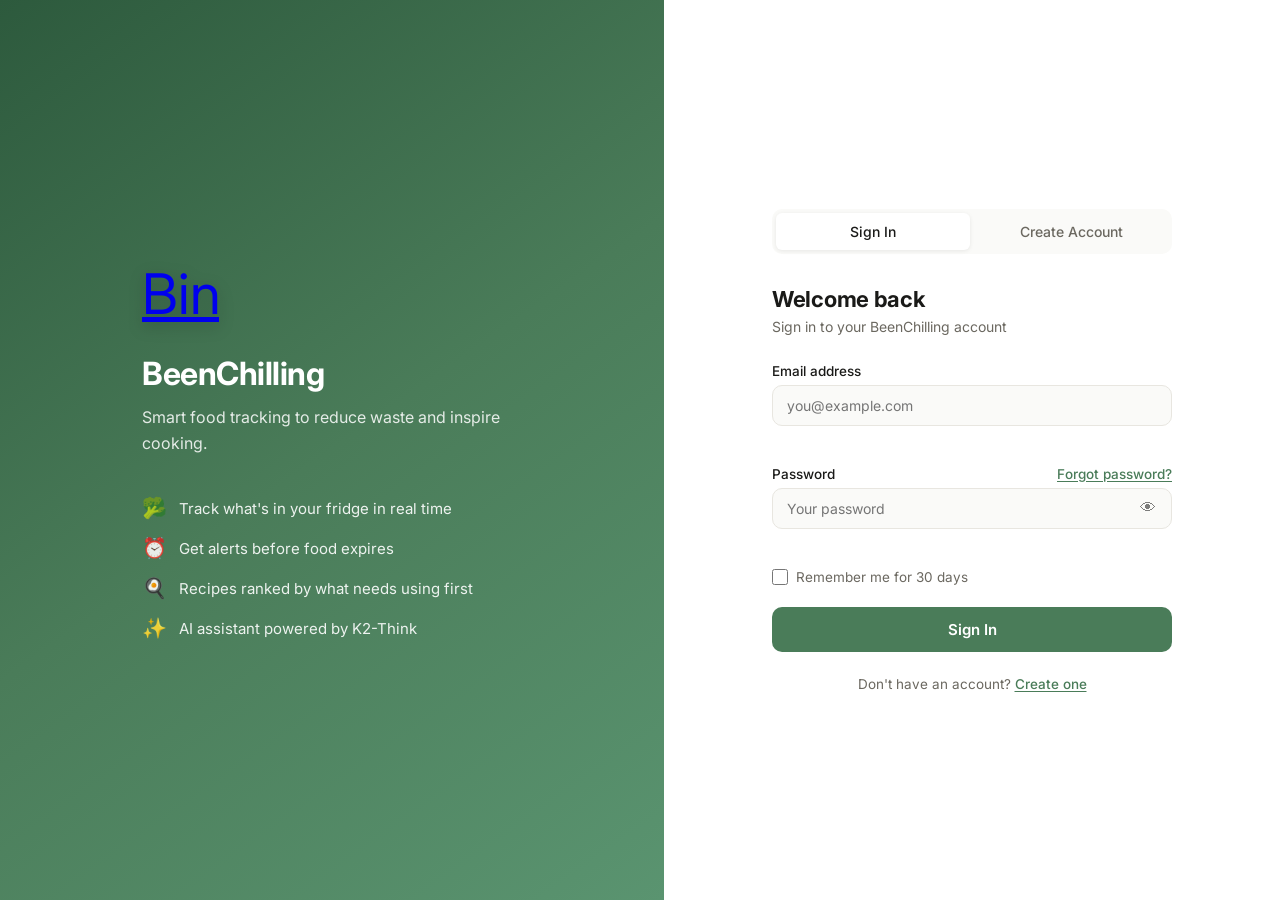
<file: static/login.html>
<!DOCTYPE html>
<html lang="en">
<head>
  <meta charset="UTF-8" />
  <meta name="viewport" content="width=device-width, initial-scale=1.0" />
  <title>BeenChilling — Sign In</title>
  <link rel="preconnect" href="https://fonts.googleapis.com" />
  <link rel="preconnect" href="https://fonts.gstatic.com" crossorigin />
  <link href="https://fonts.googleapis.com/css2?family=Inter:wght@300;400;500;600;700&display=swap" rel="stylesheet" />
  <link rel="stylesheet" href="/static/css/auth.css" />
</head>
<body class="auth-body">

  <div class="auth-container">

    <!-- Left panel — branding -->
    <div class="auth-brand">
      <div class="auth-brand-inner">
        <div class="auth-logo">
          <div class="tenor-gif-embed" data-postid="10067072887923246131" data-share-method="host" data-aspect-ratio="1.07568" data-width="80px" style="width: 80px; height: 74px; overflow: hidden; border-radius: 12px;"><a href="https://tenor.com/view/bingchilling-gif-10067072887923246131">Bing Chilling</a></div>
        </div>
        <h1 class="auth-brand-title">BeenChilling</h1>
        <p class="auth-brand-sub">Smart food tracking to reduce waste and inspire cooking.</p>
        <ul class="auth-features">
          <li><span class="auth-feature-icon">🥦</span> Track what's in your fridge in real time</li>
          <li><span class="auth-feature-icon">⏰</span> Get alerts before food expires</li>
          <li><span class="auth-feature-icon">🍳</span> Recipes ranked by what needs using first</li>
          <li><span class="auth-feature-icon">✨</span> AI assistant powered by K2-Think</li>
        </ul>
      </div>
    </div>

    <!-- Right panel — form -->
    <div class="auth-form-panel">
      <div class="auth-form-inner">

        <!-- Tab switcher -->
        <div class="auth-tabs" role="tablist">
          <button class="auth-tab active" id="tab-login" role="tab" aria-selected="true" aria-controls="panel-login">
            Sign In
          </button>
          <button class="auth-tab" id="tab-signup" role="tab" aria-selected="false" aria-controls="panel-signup">
            Create Account
          </button>
        </div>

        <!-- ── Login Panel ─────────────────────────────── -->
        <div id="panel-login" class="auth-panel active" role="tabpanel">
          <h2 class="auth-form-title">Welcome back</h2>
          <p class="auth-form-sub">Sign in to your BeenChilling account</p>

          <form id="login-form" class="auth-form" novalidate>
            <div class="auth-field">
              <label class="auth-label" for="login-email">Email address</label>
              <input
                type="email"
                id="login-email"
                name="email"
                class="auth-input"
                placeholder="you@example.com"
                autocomplete="email"
                required
              />
              <span class="auth-field-error" id="login-email-error"></span>
            </div>

            <div class="auth-field">
              <div class="auth-label-row">
                <label class="auth-label" for="login-password">Password</label>
                <button type="button" class="auth-link-btn" id="forgot-password-btn">Forgot password?</button>
              </div>
              <div class="auth-input-wrap">
                <input
                  type="password"
                  id="login-password"
                  name="password"
                  class="auth-input"
                  placeholder="Your password"
                  autocomplete="current-password"
                  required
                />
                <button type="button" class="auth-toggle-pw" aria-label="Show password" data-target="login-password">👁</button>
              </div>
              <span class="auth-field-error" id="login-password-error"></span>
            </div>

            <label class="auth-checkbox-row">
              <input type="checkbox" id="remember-me" name="remember_me" />
              <span class="auth-checkbox-label">Remember me for 30 days</span>
            </label>

            <div class="auth-error-banner" id="login-error" role="alert" aria-live="polite"></div>

            <button type="submit" class="auth-btn" id="login-submit">
              <span class="auth-btn-text">Sign In</span>
              <span class="auth-btn-spinner" aria-hidden="true"></span>
            </button>
          </form>

          <p class="auth-switch-text">
            Don't have an account?
            <button type="button" class="auth-link-btn" id="go-signup">Create one</button>
          </p>
        </div>

        <!-- ── Signup Panel ────────────────────────────── -->
        <div id="panel-signup" class="auth-panel" role="tabpanel">
          <h2 class="auth-form-title">Create your account</h2>
          <p class="auth-form-sub">Start tracking your fridge for free</p>

          <form id="signup-form" class="auth-form" novalidate>
            <div class="auth-field">
              <label class="auth-label" for="signup-name">Your name</label>
              <input
                type="text"
                id="signup-name"
                name="display_name"
                class="auth-input"
                placeholder="Alex Smith"
                autocomplete="name"
                required
              />
              <span class="auth-field-error" id="signup-name-error"></span>
            </div>

            <div class="auth-field">
              <label class="auth-label" for="signup-email">Email address</label>
              <input
                type="email"
                id="signup-email"
                name="email"
                class="auth-input"
                placeholder="you@example.com"
                autocomplete="email"
                required
              />
              <span class="auth-field-error" id="signup-email-error"></span>
            </div>

            <div class="auth-field">
              <label class="auth-label" for="signup-password">Password</label>
              <div class="auth-input-wrap">
                <input
                  type="password"
                  id="signup-password"
                  name="password"
                  class="auth-input"
                  placeholder="At least 8 characters"
                  autocomplete="new-password"
                  required
                />
                <button type="button" class="auth-toggle-pw" aria-label="Show password" data-target="signup-password">👁</button>
              </div>
              <div class="auth-password-strength" id="pw-strength" aria-live="polite"></div>
              <span class="auth-field-error" id="signup-password-error"></span>
            </div>

            <div class="auth-field">
              <label class="auth-label" for="signup-confirm">Confirm password</label>
              <div class="auth-input-wrap">
                <input
                  type="password"
                  id="signup-confirm"
                  name="confirm_password"
                  class="auth-input"
                  placeholder="Repeat your password"
                  autocomplete="new-password"
                  required
                />
                <button type="button" class="auth-toggle-pw" aria-label="Show password" data-target="signup-confirm">👁</button>
              </div>
              <span class="auth-field-error" id="signup-confirm-error"></span>
            </div>

            <div class="auth-error-banner" id="signup-error" role="alert" aria-live="polite"></div>

            <button type="submit" class="auth-btn" id="signup-submit">
              <span class="auth-btn-text">Create Account</span>
              <span class="auth-btn-spinner" aria-hidden="true"></span>
            </button>
          </form>

          <p class="auth-switch-text">
            Already have an account?
            <button type="button" class="auth-link-btn" id="go-login">Sign in</button>
          </p>
        </div>

        <!-- ── OTP Verification Panel ─────────────────── -->
        <div id="panel-verify" class="auth-panel" role="tabpanel" style="display:none;">
          <div style="text-align:center; margin-bottom: 28px;">
            <div style="font-size:48px; margin-bottom:12px;">📬</div>
            <h2 class="auth-form-title">Check your email</h2>
            <p class="auth-form-sub" id="verify-sub">We sent a 6-digit code to <strong id="verify-email-display"></strong></p>
          </div>

          <form id="verify-form" class="auth-form" novalidate>
            <div class="auth-field">
              <label class="auth-label" for="otp-input">Verification code</label>
              <input
                type="text"
                id="otp-input"
                name="code"
                class="auth-input otp-input"
                placeholder="000000"
                maxlength="6"
                inputmode="numeric"
                pattern="[0-9]{6}"
                autocomplete="one-time-code"
                required
              />
              <span class="auth-field-error" id="otp-error"></span>
            </div>

            <div class="auth-error-banner" id="verify-error" role="alert" aria-live="polite"></div>

            <button type="submit" class="auth-btn" id="verify-submit">
              <span class="auth-btn-text">Verify Email</span>
              <span class="auth-btn-spinner" aria-hidden="true"></span>
            </button>
          </form>

          <p class="auth-switch-text" style="margin-top:16px;">
            Didn't receive it?
            <button type="button" class="auth-link-btn" id="resend-otp-btn">Resend code</button>
            <span id="resend-countdown" style="font-size:13px; color:var(--color-text-muted); display:none;"></span>
          </p>
          <p class="auth-switch-text" style="margin-top:8px;">
            <button type="button" class="auth-link-btn" id="back-to-signup">← Back to sign up</button>
          </p>
        </div>

      </div>
    </div>
  </div>

  <script src="/static/js/auth.js"></script>
  
  <!-- Tenor GIF Embed Script -->
  <script type="text/javascript" async src="https://tenor.com/embed.js"></script>
</body>
</html>
</file>
<file: static/css/auth.css>
/* ============================================================
   Fridge Observer — Auth Page
   auth.css
   ============================================================ */

*, *::before, *::after { box-sizing: border-box; margin: 0; padding: 0; }

:root {
  --color-bg:           #FAFAF8;
  --color-surface:      #FFFFFF;
  --color-border:       #E8E6E0;
  --color-text-primary: #1A1A18;
  --color-text-secondary: #6B6860;
  --color-text-muted:   #A8A59E;
  --color-accent:       #4A7C59;
  --color-accent-hover: #3d6849;
  --color-accent-light: #EBF3EE;
  --color-error:        #D94F3D;
  --color-error-bg:     #FEF2F0;
  --color-ok:           #3D9970;
  --color-warning:      #E8A838;
  --font-sans: 'Inter', -apple-system, BlinkMacSystemFont, sans-serif;
  --radius-sm: 6px;
  --radius-md: 10px;
  --radius-lg: 14px;
  --shadow-md: 0 4px 24px rgba(0,0,0,0.08);
}

body.auth-body {
  font-family: var(--font-sans);
  background: var(--color-bg);
  min-height: 100vh;
  display: flex;
  align-items: stretch;
  color: var(--color-text-primary);
  -webkit-font-smoothing: antialiased;
}

/* ── Layout ─────────────────────────────────────────────────── */
.auth-container {
  display: flex;
  width: 100%;
  min-height: 100vh;
}

/* ── Brand panel (left) ─────────────────────────────────────── */
.auth-brand {
  display: none;
  flex: 1;
  background: linear-gradient(145deg, #2d5a3d 0%, #4A7C59 50%, #5a9470 100%);
  color: #fff;
  padding: 48px;
  align-items: center;
  justify-content: center;
}

@media (min-width: 900px) {
  .auth-brand {
    display: flex;
  }
}

.auth-brand-inner {
  max-width: 380px;
}

.auth-logo {
  font-size: 56px;
  margin-bottom: 20px;
  filter: drop-shadow(0 4px 8px rgba(0,0,0,0.2));
}

.auth-brand-title {
  font-size: 32px;
  font-weight: 700;
  margin-bottom: 12px;
  letter-spacing: -0.5px;
}

.auth-brand-sub {
  font-size: 16px;
  opacity: 0.85;
  line-height: 1.6;
  margin-bottom: 40px;
}

.auth-features {
  list-style: none;
  display: flex;
  flex-direction: column;
  gap: 16px;
}

.auth-features li {
  display: flex;
  align-items: center;
  gap: 12px;
  font-size: 15px;
  opacity: 0.9;
}

.auth-feature-icon {
  font-size: 20px;
  flex-shrink: 0;
}

/* ── Form panel (right) ─────────────────────────────────────── */
.auth-form-panel {
  flex: 1;
  display: flex;
  align-items: center;
  justify-content: center;
  padding: 32px 24px;
  background: var(--color-surface);
}

.auth-form-inner {
  width: 100%;
  max-width: 400px;
}

/* ── Tabs ───────────────────────────────────────────────────── */
.auth-tabs {
  display: flex;
  gap: 4px;
  background: var(--color-bg);
  border-radius: var(--radius-md);
  padding: 4px;
  margin-bottom: 32px;
}

.auth-tab {
  flex: 1;
  padding: 10px;
  border: none;
  border-radius: var(--radius-sm);
  background: transparent;
  font-family: var(--font-sans);
  font-size: 14px;
  font-weight: 500;
  color: var(--color-text-secondary);
  cursor: pointer;
  transition: all 150ms ease;
}

.auth-tab.active {
  background: var(--color-surface);
  color: var(--color-text-primary);
  box-shadow: 0 1px 4px rgba(0,0,0,0.08);
}

/* ── Panels ─────────────────────────────────────────────────── */
.auth-panel {
  display: none;
}

.auth-panel.active {
  display: block;
  animation: fadeIn 0.2s ease;
}

@keyframes fadeIn {
  from { opacity: 0; transform: translateY(4px); }
  to   { opacity: 1; transform: translateY(0); }
}

.auth-form-title {
  font-size: 22px;
  font-weight: 700;
  color: var(--color-text-primary);
  margin-bottom: 6px;
  letter-spacing: -0.3px;
}

.auth-form-sub {
  font-size: 14px;
  color: var(--color-text-secondary);
  margin-bottom: 28px;
}

/* ── Form fields ────────────────────────────────────────────── */
.auth-form {
  display: flex;
  flex-direction: column;
  gap: 18px;
}

.auth-field {
  display: flex;
  flex-direction: column;
  gap: 6px;
}

.auth-label-row {
  display: flex;
  align-items: center;
  justify-content: space-between;
}

.auth-label {
  font-size: 13.5px;
  font-weight: 500;
  color: var(--color-text-primary);
}

.auth-input-wrap {
  position: relative;
}

.auth-input {
  width: 100%;
  padding: 11px 14px;
  border: 1.5px solid var(--color-border);
  border-radius: var(--radius-md);
  font-family: var(--font-sans);
  font-size: 14px;
  color: var(--color-text-primary);
  background: var(--color-bg);
  outline: none;
  transition: border-color 150ms ease, background 150ms ease;
}

.auth-input:focus {
  border-color: var(--color-accent);
  background: var(--color-surface);
}

.auth-input.error {
  border-color: var(--color-error);
}

.auth-input-wrap .auth-input {
  padding-right: 44px;
}

.auth-toggle-pw {
  position: absolute;
  right: 12px;
  top: 50%;
  transform: translateY(-50%);
  background: none;
  border: none;
  cursor: pointer;
  font-size: 16px;
  opacity: 0.5;
  transition: opacity 150ms;
  padding: 4px;
}

.auth-toggle-pw:hover {
  opacity: 0.9;
}

.auth-field-error {
  font-size: 12.5px;
  color: var(--color-error);
  min-height: 16px;
}

/* ── Password strength ──────────────────────────────────────── */
.auth-password-strength {
  display: flex;
  align-items: center;
  gap: 8px;
  min-height: 20px;
}

.pw-bars {
  display: flex;
  gap: 3px;
}

.pw-bar {
  width: 28px;
  height: 4px;
  border-radius: 2px;
  background: var(--color-border);
  transition: background 200ms;
}

.pw-bar.filled-weak    { background: var(--color-error); }
.pw-bar.filled-fair    { background: var(--color-warning); }
.pw-bar.filled-good    { background: var(--color-ok); }
.pw-bar.filled-strong  { background: var(--color-accent); }

.pw-label {
  font-size: 12px;
  color: var(--color-text-muted);
}

/* ── Checkbox ───────────────────────────────────────────────── */
.auth-checkbox-row {
  display: flex;
  align-items: center;
  gap: 8px;
  cursor: pointer;
}

.auth-checkbox-row input[type="checkbox"] {
  width: 16px;
  height: 16px;
  accent-color: var(--color-accent);
  cursor: pointer;
}

.auth-checkbox-label {
  font-size: 13.5px;
  color: var(--color-text-secondary);
}

/* ── Error banner ───────────────────────────────────────────── */
.auth-error-banner {
  display: none;
  padding: 12px 14px;
  background: var(--color-error-bg);
  border: 1px solid #f5c6c0;
  border-radius: var(--radius-md);
  font-size: 13.5px;
  color: var(--color-error);
  line-height: 1.4;
}

.auth-error-banner.visible {
  display: block;
  animation: fadeIn 0.2s ease;
}

/* ── Submit button ──────────────────────────────────────────── */
.auth-btn {
  width: 100%;
  padding: 13px;
  background: var(--color-accent);
  color: #fff;
  border: none;
  border-radius: var(--radius-md);
  font-family: var(--font-sans);
  font-size: 15px;
  font-weight: 600;
  cursor: pointer;
  display: flex;
  align-items: center;
  justify-content: center;
  gap: 8px;
  transition: background 150ms ease, transform 100ms ease;
  margin-top: 4px;
}

.auth-btn:hover:not(:disabled) {
  background: var(--color-accent-hover);
}

.auth-btn:active:not(:disabled) {
  transform: scale(0.99);
}

.auth-btn:disabled {
  opacity: 0.65;
  cursor: not-allowed;
}

.auth-btn-spinner {
  display: none;
  width: 16px;
  height: 16px;
  border: 2px solid rgba(255,255,255,0.4);
  border-top-color: #fff;
  border-radius: 50%;
  animation: spin 0.7s linear infinite;
}

.auth-btn.loading .auth-btn-spinner {
  display: block;
}

.auth-btn.loading .auth-btn-text {
  opacity: 0.7;
}

@keyframes spin {
  to { transform: rotate(360deg); }
}

/* ── Link buttons ───────────────────────────────────────────── */
.auth-link-btn {
  background: none;
  border: none;
  color: var(--color-accent);
  font-family: var(--font-sans);
  font-size: 13.5px;
  font-weight: 500;
  cursor: pointer;
  padding: 0;
  text-decoration: underline;
  text-underline-offset: 2px;
}

.auth-link-btn:hover {
  color: var(--color-accent-hover);
}

/* ── Switch text ────────────────────────────────────────────── */
.auth-switch-text {
  text-align: center;
  font-size: 13.5px;
  color: var(--color-text-secondary);
  margin-top: 24px;
}

/* ── Success state ──────────────────────────────────────────── */
.auth-success {
  text-align: center;
  padding: 32px 0;
  animation: fadeIn 0.3s ease;
}

.auth-success-icon {
  font-size: 48px;
  margin-bottom: 16px;
}

.auth-success h3 {
  font-size: 20px;
  font-weight: 600;
  margin-bottom: 8px;
}

.auth-success p {
  font-size: 14px;
  color: var(--color-text-secondary);
}

/* ── OTP input ──────────────────────────────────────────────── */
.otp-input {
  font-size: 28px;
  font-weight: 700;
  letter-spacing: 12px;
  text-align: center;
  font-family: 'Courier New', monospace;
  padding: 16px 14px;
}

.otp-input::placeholder {
  letter-spacing: 8px;
  font-size: 20px;
  font-weight: 400;
  color: var(--color-text-muted);
}
</file>
